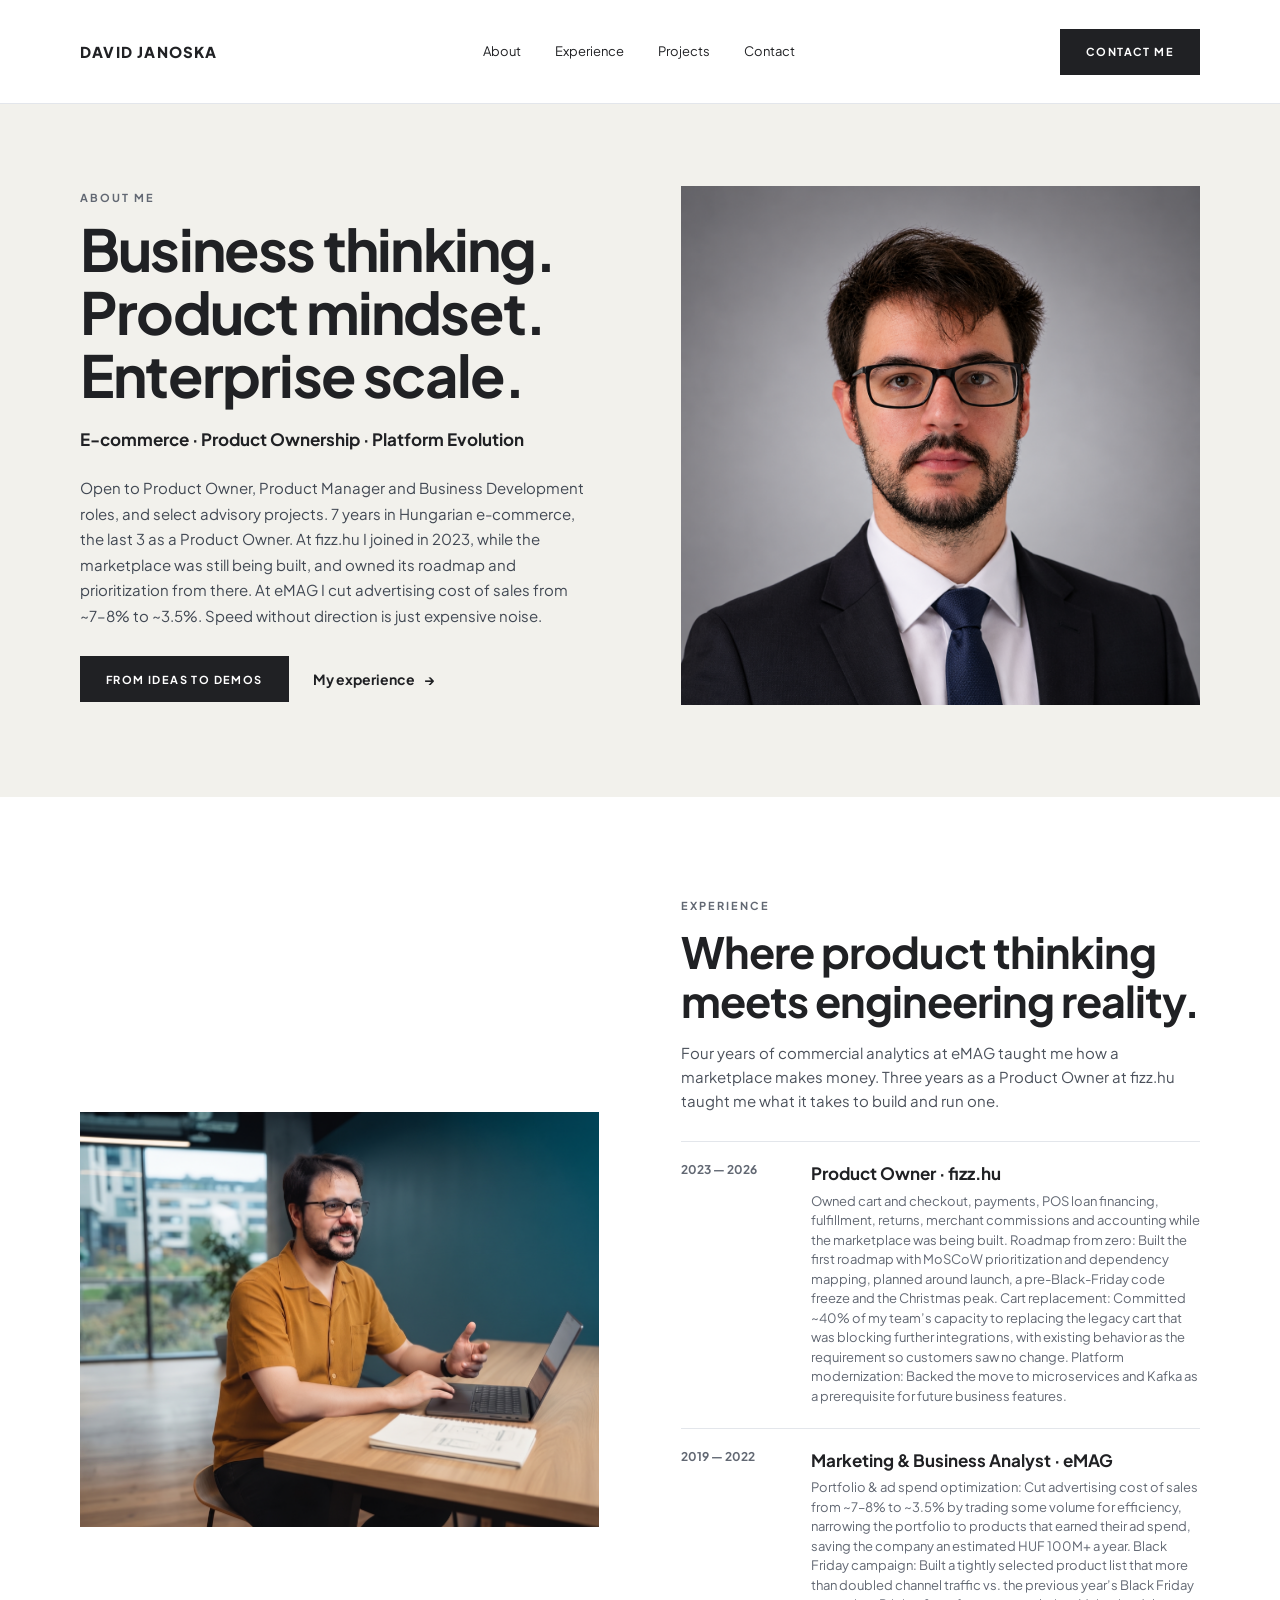
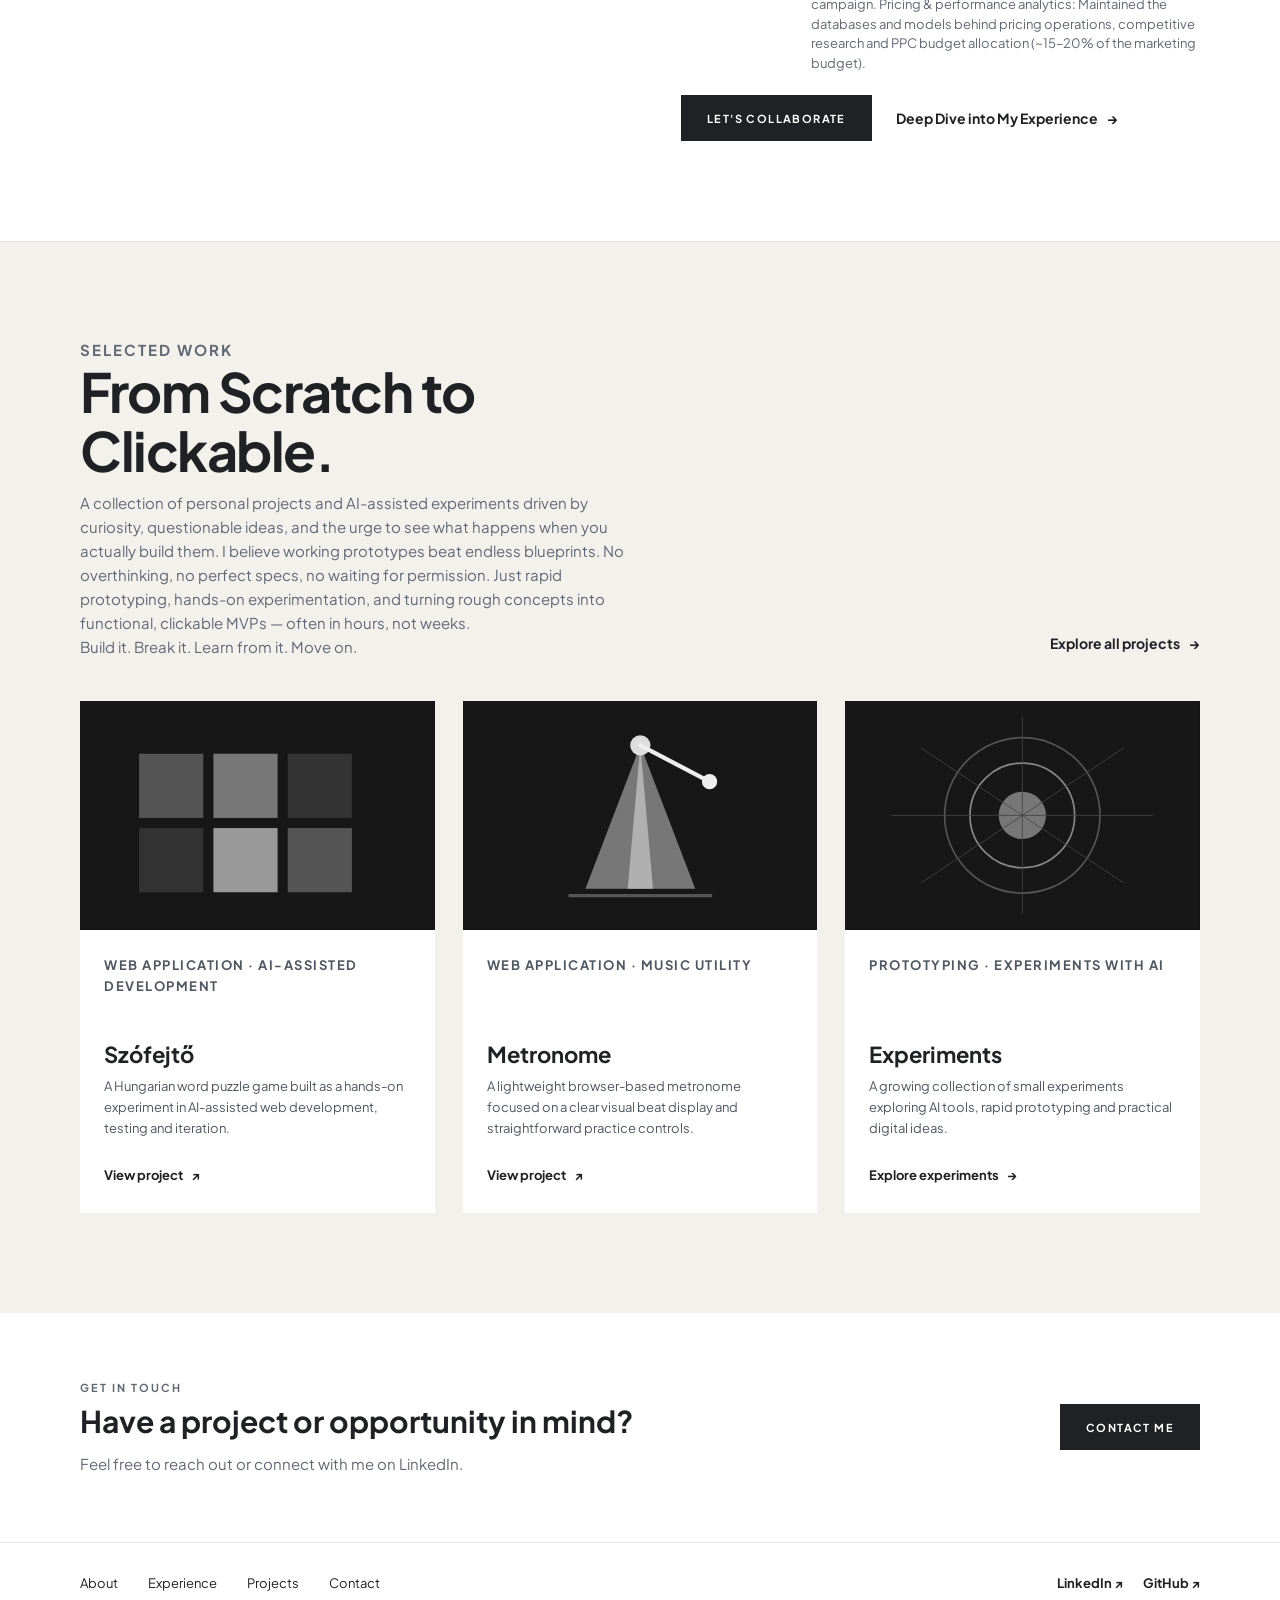
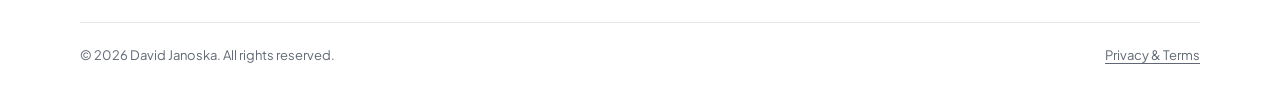
<file: index.html>
<!DOCTYPE html>
<html lang="en">
<head>
  <meta charset="UTF-8">
  <meta name="viewport" content="width=device-width, initial-scale=1.0">
  <meta name="description" content="David Janoska — Product Owner and E-commerce Specialist. Explore professional experience, case studies, and AI-assisted web development experiments.">
  <title>David Janoska — Portfolio</title>
  <link rel="icon" type="image/png" sizes="32x32" href="/favicon-32x32.png">
  <link rel="stylesheet" href="assets/css/main.css">
  <script type='module' src='https://static.cloudflareinsights.com/beacon.min.js' data-cf-beacon='{"token": "7a5545c9a9e4462cb6024382ddc4284e"}'></script>
  <script type="application/ld+json">
    {
      "@context": "https://schema.org",
      "@type": "Person",
      "name": "Jánoska Dávid",
      "alternateName": "DJ",
      "url": "https://davidjanoska.com",
      "jobTitle": "Product Owner, Product Consultant",
      "worksFor": {
        "@type": "Organization",
        "name": "e-commerce & Digital Products"
      },
      "knowsAbout": [
        "Product Ownership",
        "E-commerce",
        "Conversion Funnel Analytics",
        "Pricing Models",
        "Business Reporting",
        "Web Development"
      ],
      "address": {
        "@type": "PostalAddress",
        "addressLocality": "Budapest",
        "addressCountry": "Hungary"
      },
      "sameAs": [
        "https://www.linkedin.com/in/david-janoska/",
        "https://github.com/djanoska"
      ]
    }
    </script>
</head>
<body>

  <header class="site-header">
    <div class="container header-inner">
      <a class="brand" href="#top">DAVID JANOSKA</a>
      <nav class="main-nav" aria-label="Main navigation">
        <a href="#about">About</a>
        <a href="#experience">Experience</a>
        <a href="#projects">Projects</a>
        <a href="#contact">Contact</a>
      </nav>
      <a class="button" href="mailto:janoskadavid@gmail.com">Contact me</a>
    </div>
  </header>

  <main id="top">
    <section class="about-section" id="about">
      <div class="container about-grid">
        <div class="about-copy">
          <p class="eyebrow">About me</p>
          <h1>Business thinking.<br>Product mindset.<br>Enterprise scale.</h1>
          <p class="role-line">E-commerce · Product Ownership · Platform Evolution</p>
          <p class="intro">
         Open to Product Owner, Product Manager and Business Development roles, and select advisory projects. 7 years in Hungarian e-commerce, the last 3 as a Product Owner. At fizz.hu I joined in 2023, while the marketplace was still being built, and owned its roadmap and prioritization from there. At eMAG I cut advertising cost of sales from ~7–8% to ~3.5%. Speed without direction is just expensive noise.
          </p>
          <div class="about-actions">
            <a class="button" href="#projects">From Ideas to Demos</a>
            <a class="text-link" href="#experience">My experience <span>→</span></a>
          </div>
        </div>

 <!--        <div class="artwork about-visual" role="img" aria-label="Abstract geometric monochrome artwork">
          <svg viewBox="0 0 620 440" xmlns="http://www.w3.org/2000/svg">
            <rect width="620" height="440" fill="#111"/>
            <circle cx="390" cy="190" r="170" fill="#242424"/>
            <circle cx="390" cy="190" r="112" fill="#3b3b3b"/>
            <circle cx="390" cy="190" r="54" fill="#777"/>
            <path d="M0 310 Q150 250 280 310 T620 295 V440 H0Z" fill="#333"/>
            <path d="M0 365 Q170 410 340 355 T620 370 V440 H0Z" fill="#5a5a5a"/>
          </svg>
        </div>
      </div>-->
    <div class="artwork about-visual">
        <img
              src="profile-pic.png"
              alt="Jánoska Dávid — Product Owner"
              style="width: 100%; height: 100%; object-fit: cover; object-position: center top; display: block;">
    </div>

        <style>
  /* Context: Prevent direct interaction and image opening on about portrait */
  .artwork.about-visual {
    position: relative;
    overflow: hidden;
    user-select: none;
    -webkit-user-select: none;
  }

  .artwork.about-visual::after {
    content: "";
    position: absolute;
    inset: 0;
    z-index: 2;
    background: transparent;
  }

  .artwork.about-visual img {
    pointer-events: none;
    -webkit-user-drag: none;
    user-drag: none;
  }
</style>

        <script>
  // Context: Disable right-click context menu on about portrait container
  document.addEventListener('DOMContentLoaded', () => {
    const aboutVisual = document.querySelector('.artwork.about-visual');
    if (aboutVisual) {
      aboutVisual.addEventListener('contextmenu', (e) => e.preventDefault());
    }
  });
</script>

        
    </section>

   <section class="experience-section" id="experience">
      <div class="container experience-grid">
     <!--   <div class="experience-visual">
          <div class="artwork" role="img" aria-label="Abstract monochrome geometric landscape">
            <svg viewBox="0 0 620 490" xmlns="http://www.w3.org/2000/svg">
              <rect width="620" height="490" fill="#080808"/>
              <circle cx="150" cy="125" r="72" fill="#292929"/>
              <circle cx="150" cy="125" r="43" fill="#777"/>
              <path d="M0 300 L170 205 L310 330 L455 195 L620 310 V490 H0Z" fill="#303030"/>
              <path d="M0 370 Q130 275 270 390 T620 350 V490 H0Z" fill="#555"/>
              <path d="M0 430 Q180 355 340 430 T620 415 V490 H0Z" fill="#242424"/>
            </svg>
          </div>
        </div>
        -->

        <!-- Context: #experience visual block in index.html -->
<div class="experience-visual">
  <div class="artwork experience-photo">
    <img
      src="office.jpg"
      alt="Dávid Jánoska — Product Owner"
      draggable="false"
      style="width: 100%; height: 100%; object-fit: cover; object-position: center top; display: block;"
    >
  </div>
</div>
 <style>
.experience-visual .artwork.experience-photo {
  position: relative;
  width: 100%;
  height: 100%;
  overflow: hidden;
  user-select: none;
  -webkit-user-select: none;
}

.experience-visual .artwork.experience-photo::after {
  content: "";
  position: absolute;
  inset: 0;
  z-index: 2;
  background: transparent;
}

.experience-visual .artwork.experience-photo img {
  pointer-events: none;
  -webkit-user-drag: none;
  user-drag: none;
}
</style>        

 <script>
document.addEventListener('DOMContentLoaded', () => {
  const expPhoto = document.querySelector('.experience-visual .artwork.experience-photo');
  if (expPhoto) {
    expPhoto.addEventListener('contextmenu', (e) => e.preventDefault());
  }
});
</script>
        
        
        <div class="experience-copy">
          <p class="eyebrow">Experience</p>
          <h2>Where product thinking meets engineering reality.</h2>
          <p class="experience-intro">
Four years of commercial analytics at eMAG taught me how a marketplace makes money. Three years as a Product Owner at fizz.hu taught me what it takes to build and run one.
            
     <!--       My professional foundation combines 4 years of marketing and business analytics at eMAG with 3 years of end-to-end Product Ownership at fizz.hu.
            Working closely with principal engineers and tech leads, I developed a deeper understanding of what makes digital platforms work beyond their visible features. I learned to look beyond individual features and understand the systems, dependencies, and constraints behind them.
            I don't just translate business needs into user stories. I work to understand the technical realities, financial implications, and trade-offs that shape product decisions — balancing what the business wants, what the technology allows, and what the product actually needs.
            Building great products means understanding not just what needs to be built, but what it takes to keep the entire platform scalable, reliable, and sustainable.
          </p>-->

          <div class="timeline">
            <article class="timeline-item">
              <div class="timeline-date">2023 — 2026</div>
              <div>
                <h3>Product Owner · fizz.hu</h3>
                <p>Owned cart and checkout, payments, POS loan financing, fulfillment, returns, merchant commissions and accounting while the marketplace was being built.

Roadmap from zero: Built the first roadmap with MoSCoW prioritization and dependency mapping, planned around launch, a pre-Black-Friday code freeze and the Christmas peak.
Cart replacement: Committed ~40% of my team’s capacity to replacing the legacy cart that was blocking further integrations, with existing behavior as the requirement so customers saw no change.
Platform modernization: Backed the move to microservices and Kafka as a prerequisite for future business features.</p>
              </div>
            </article>

            <article class="timeline-item">
              <div class="timeline-date">2019 — 2022</div>
              <div>
                <h3>Marketing & Business Analyst · eMAG</h3>
                <p>Portfolio & ad spend optimization: Cut advertising cost of sales from ~7–8% to ~3.5% by trading some volume for efficiency, narrowing the portfolio to products that earned their ad spend, saving the company an estimated HUF 100M+ a year.
                    Black Friday campaign: Built a tightly selected product list that more than doubled channel traffic vs. the previous year’s Black Friday campaign.
                    Pricing & performance analytics: Maintained the databases and models behind pricing operations, competitive research and PPC budget allocation (~15–20% of the marketing budget).</p>
              </div>
            </article>
           <!-- 
            <article class="timeline-item">
              <div class="timeline-date">2017 — 2019</div>
              <div>
                <h3>Sales Administrator Team Leader · eMAG</h3>
                <p>Lead a team of Sales Administrators responsible for product pricing operations and reporting. Support internal system development and enhancements.</p>
              </div>
            </article>
            -->
            <div class="about-actions">
              <a class="button" href="https://www.davidjanoska.com/services/">Let's Collaborate</a>
              <a class="text-link" href="https://www.linkedin.com/in/david-janoska/" target="_blank" rel="noopener noreferrer">
                Deep Dive into My Experience <span>→</span>
              </a>
            </div>
          </div>
        </div>
      </div>
    </section>

    <section class="projects-section" id="projects">
      <div class="container">
        <div class="projects-heading">
          <div>
            <p class="eyebrow">Selected work</p>
            <h2>From Scratch to Clickable.</h2>
            <p>A collection of personal projects and AI-assisted experiments driven by curiosity, questionable ideas, and the urge to see what happens when you actually build them.
                I believe working prototypes beat endless blueprints. No overthinking, no perfect specs, no waiting for permission. Just rapid prototyping, hands-on experimentation, and turning rough concepts into functional, clickable MVPs — often in hours, not weeks.
                <br>Build it. Break it. Learn from it. Move on.</p>
          </div>
          <a class="text-link all-projects-link" href="experiments/">Explore all projects <span>→</span></a>
        </div>

        <div class="project-grid">
          <article class="project-card">
            <div class="project-image" role="img" aria-label="Abstract word puzzle illustration">
              <svg viewBox="0 0 420 270" xmlns="http://www.w3.org/2000/svg">
                <rect width="420" height="270" fill="#171717"/>
                <g transform="translate(70 62)">
                  <rect width="76" height="76" fill="#555"/><rect x="88" width="76" height="76" fill="#777"/><rect x="176" width="76" height="76" fill="#333"/>
                  <rect y="88" width="76" height="76" fill="#333"/><rect x="88" y="88" width="76" height="76" fill="#999"/><rect x="176" y="88" width="76" height="76" fill="#555"/>
                </g>
              </svg>
            </div>
            <div class="project-content">
              <p class="project-type">Web application · AI-assisted development</p>
              <h3>Szófejtő</h3>
              <p>A Hungarian word puzzle game built as a hands-on experiment in AI-assisted web development, testing and iteration.</p>
              <a href="szofejto/">View project <span>↗</span></a>
            </div>
          </article>

          <article class="project-card">
            <div class="project-image" role="img" aria-label="Abstract metronome illustration">
              <svg viewBox="0 0 420 270" xmlns="http://www.w3.org/2000/svg">
                <rect width="420" height="270" fill="#171717"/>
                <path d="M210 52 L275 222 H145Z" fill="#777"/>
                <path d="M210 52 L225 222 H195Z" fill="#b0b0b0"/>
                <circle cx="210" cy="52" r="12" fill="#ddd"/>
                <path d="M210 52 L292 95" stroke="#eee" stroke-width="5" stroke-linecap="round"/>
                <circle cx="292" cy="95" r="9" fill="#eee"/>
                <path d="M125 230 H295" stroke="#555" stroke-width="4"/>
              </svg>
            </div>
            <div class="project-content">
              <p class="project-type">Web application · Music utility</p>
              <h3>Metronome</h3>
              <p>A lightweight browser-based metronome focused on a clear visual beat display and straightforward practice controls.</p>
              <a href="metronome/">View project <span>↗</span></a>
            </div>
          </article>

          <article class="project-card">
            <div class="project-image" role="img" aria-label="Abstract experimental technology illustration">
              <svg viewBox="0 0 420 270" xmlns="http://www.w3.org/2000/svg">
                <rect width="420" height="270" fill="#171717"/>
                <circle cx="210" cy="135" r="92" fill="none" stroke="#555" stroke-width="2"/>
                <circle cx="210" cy="135" r="62" fill="none" stroke="#888" stroke-width="2"/>
                <circle cx="210" cy="135" r="28" fill="#777"/>
                <path d="M55 135 H365 M210 18 V252" stroke="#454545" stroke-width="1"/>
                <path d="M90 55 L330 215 M330 55 L90 215" stroke="#454545" stroke-width="1"/>
              </svg>
            </div>
            <div class="project-content">
              <p class="project-type">Prototyping · Experiments with AI</p>
              <h3>Experiments</h3>
              <p>A growing collection of small experiments exploring AI tools, rapid prototyping and practical digital ideas.</p>
              <a href="experiments/">Explore experiments <span>→</span></a>
            </div>
          </article>
        </div>
      </div>
    </section>

    <section class="contact-section" id="contact">
      <div class="container contact-inner">
        <div>
          <p class="eyebrow">Get in touch</p>
          <h2>Have a project or opportunity in mind?</h2>
          <p>Feel free to reach out or connect with me on LinkedIn.</p>
        </div>
        <a class="button" href="mailto:janoskadavid@gmail.com">Contact me</a>
      </div>
    </section>
  </main>

  <footer class="site-footer">
    <div class="container">
      <div class="footer-top">
        <nav class="footer-nav" aria-label="Footer navigation">
          <a href="#about">About</a>
          <a href="#experience">Experience</a>
          <a href="#projects">Projects</a>
          <a href="#contact">Contact</a>
        </nav>
        <div class="social-links">
          <a href="https://www.linkedin.com/in/david-janoska/" target="_blank" rel="noreferrer">LinkedIn ↗</a>
          <a href="https://github.com/djanoska" target="_blank" rel="noreferrer">GitHub ↗</a>
        </div>
      </div>
      <div class="footer-divider"></div>
      <div class="footer-bottom">
        <p>© 2026 David Janoska. All rights reserved.</p>
        <div class="legal-links">
          <a href="https://www.davidjanoska.com/privacyandterm/">Privacy & Terms</a>
        </div>
      </div>
    </div>
  </footer>
  
<!-- MODAL POP-UP ŰRLAP -->
<div id="contact-modal" class="modal-overlay" style="display: none;">
  <div class="modal-content">
    <button class="modal-close" id="close-modal">&times;</button>
    <p class="eyebrow" style="text-align: center;">Get in touch</p>
    <h2>Let's discuss your project.</h2>
    <p style="color: var(--muted); text-align: center; margin-bottom: 24px; font-size: 14px;">Send a direct message regarding advisory opportunities or project scoping.</p>

    <form id="modal-contact-form" action="https://formspree.io/f/mvkkdplw" method="POST">
      <div class="form-group" style="margin-bottom: 16px; text-align: left;">
        <label for="modal-name" style="display: block; font-size: 11px; font-weight: 700; letter-spacing: 1.2px; text-transform: uppercase; margin-bottom: 6px;">Your Name</label>
        <input type="text" id="modal-name" name="name" required placeholder="John Doe" style="width: 100%; background: var(--white); border: 1px solid var(--line); padding: 12px 14px; font: 14px/1.5 Arial, Helvetica, sans-serif;">
      </div>
      
      <div class="form-group" style="margin-bottom: 16px; text-align: left;">
        <label for="modal-email" style="display: block; font-size: 11px; font-weight: 700; letter-spacing: 1.2px; text-transform: uppercase; margin-bottom: 6px;">Email Address</label>
        <input type="email" id="modal-email" name="email" required placeholder="john@example.com" pattern="[a-z0-9._%+-]+@[a-z0-9.-]+\.[a-z]{2,}$" style="width: 100%; background: var(--white); border: 1px solid var(--line); padding: 12px 14px; font: 14px/1.5 Arial, Helvetica, sans-serif;">
        <!-- Helyi hibaüzenet elem -->
        <div id="email-error-msg" style="color: #d9534f; font-size: 12px; margin-top: 4px; display: none;">Kérlek add meg a teljes e-mail címet érvényes domain végződéssel (pl. .com vagy .hu).</div>
      </div>
      
      <div class="form-group" style="margin-bottom: 20px; text-align: left;">
        <label for="modal-message" style="display: block; font-size: 11px; font-weight: 700; letter-spacing: 1.2px; text-transform: uppercase; margin-bottom: 6px;">Project Details / Message</label>
        <textarea id="modal-message" name="message" required rows="4" placeholder="Describe your funnel or MVP scope requirements..." style="width: 100%; background: var(--white); border: 1px solid var(--line); padding: 12px 14px; font: 14px/1.5 Arial, Helvetica, sans-serif;"></textarea>
      </div>
      
      <button type="submit" class="button" style="width: 100%;">Send Message</button>
    </form>
  </div>
</div>

<!-- SCRIPT -->
<script>
  const contactBtns = document.querySelectorAll('a[href="mailto:janoskadavid@gmail.com"]');
  const modal = document.getElementById('contact-modal');
  const closeModal = document.getElementById('close-modal');

  contactBtns.forEach(btn => {
    btn.addEventListener('click', (e) => {
      e.preventDefault();
      modal.style.display = 'flex';
    });
  });

  if (closeModal) {
    closeModal.addEventListener('click', () => {
      modal.style.display = 'none';
    });
  }

  window.addEventListener('click', (e) => {
    e.target === modal && (modal.style.display = 'none');
  });

  // Kliens oldali email validáció a beküldés előtt
  const contactForm = document.getElementById('modal-contact-form');
  if (contactForm) {
    contactForm.addEventListener('submit', function(e) {
      const emailInput = document.getElementById('modal-email');
      const errorMsg = document.getElementById('email-error-msg');
      const email = emailInput.value.trim();
      
      // Szigorú regex a teljes domain struktúrához (pl. valaki@domain.hu)
      const emailRegex = /^[^\s@]+@[^\s@]+\.[^\s@]+$/;
      
      if (!emailRegex.test(email)) {
        e.preventDefault(); // Megakadályozza a Formspree-re való továbbítást
        errorMsg.style.display = 'block';
        emailInput.focus();
      } else {
        errorMsg.style.display = 'none';
      }
    });
  }
</script>
  
</body>
</html>
</file>
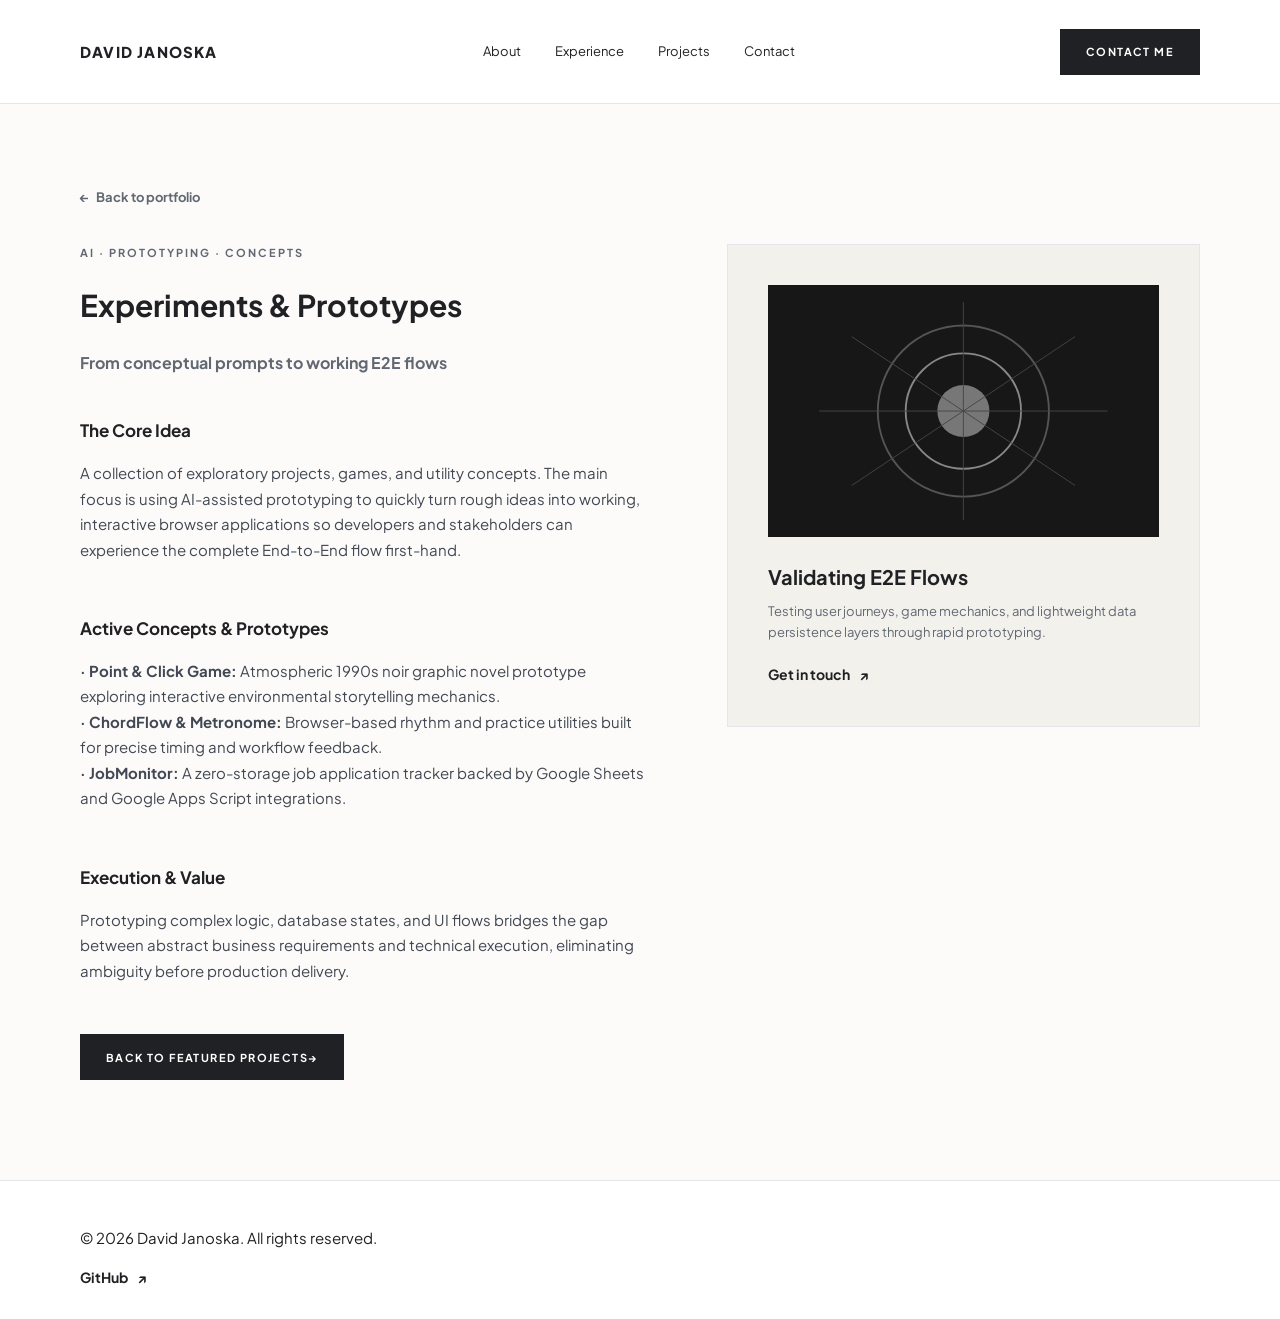
<file: experiments/index.html>
<!DOCTYPE html>
<html lang="en">
<head>
  <meta charset="UTF-8">
  <meta name="viewport" content="width=device-width, initial-scale=1.0">
  <meta name="description" content="Experiments & Prototypes — concepts and experiments by David Janoska.">
  <title>Experiments | David Janoska — Portfolio</title>
  <link rel="stylesheet" href="../assets/css/main.css">
  <script type='module' src='https://static.cloudflareinsights.com/beacon.min.js' data-cf-beacon='{"token": "7a5545c9a9e4462cb6024382ddc4284e"}'></script>
</head>
<body>

  <header class="site-header">
    <div class="container header-inner">
      <a class="brand" href="../index.html">DAVID JANOSKA</a>
      <nav class="main-nav" aria-label="Main navigation">
        <a href="../index.html#about">About</a>
        <a href="../index.html#experience">Experience</a>
        <a href="../index.html#projects">Projects</a>
        <a href="../index.html#contact">Contact</a>
      </nav>
      <a class="button" href="mailto:janoskadavid@gmail.com">Contact me</a>
    </div>
  </header>

  <main class="container case-study-section">
    <a class="back-link" href="../index.html"><span>←</span> Back to portfolio</a>

    <div class="case-grid">
      <div>
        <p class="eyebrow">AI · Prototyping · Concepts</p>
        <h1>Experiments & Prototypes</h1>
        <p class="case-role">From conceptual prompts to working E2E flows</p>

        <div class="case-description">
          <div>
            <h3>The Core Idea</h3>
            <p>A collection of exploratory projects, games, and utility concepts. The main focus is using AI-assisted prototyping to quickly turn rough ideas into working, interactive browser applications so developers and stakeholders can experience the complete End-to-End flow first-hand.</p>
          </div>
          <div>
            <h3>Active Concepts & Prototypes</h3>
            <p><strong>· Point & Click Game:</strong> Atmospheric 1990s noir graphic novel prototype exploring interactive environmental storytelling mechanics.<br>
            <strong>· ChordFlow & Metronome:</strong> Browser-based rhythm and practice utilities built for precise timing and workflow feedback.<br>
            <strong>· JobMonitor:</strong> A zero-storage job application tracker backed by Google Sheets and Google Apps Script integrations.</p>
          </div>
          <div>
            <h3>Execution & Value</h3>
            <p>Prototyping complex logic, database states, and UI flows bridges the gap between abstract business requirements and technical execution, eliminating ambiguity before production delivery.</p>
          </div>
        </div>

        <a class="button" href="../index.html#projects">
          Back to Featured Projects <span>→</span>
        </a>
      </div>

      <div class="case-visual-card">
        <div class="artwork" role="img" aria-label="Abstract experimental technology illustration">
          <svg viewBox="0 0 420 270" xmlns="http://www.w3.org/2000/svg">
            <rect width="420" height="270" fill="#171717"/>
            <circle cx="210" cy="135" r="92" fill="none" stroke="#555" stroke-width="2"/>
            <circle cx="210" cy="135" r="62" fill="none" stroke="#888" stroke-width="2"/>
            <circle cx="210" cy="135" r="28" fill="#777"/>
            <path d="M55 135 H365 M210 18 V252" stroke="#454545" stroke-width="1"/>
            <path d="M90 55 L330 215 M330 55 L90 215" stroke="#454545" stroke-width="1"/>
          </svg>
        </div>
        <div class="case-visual-info">
          <h3>Validating E2E Flows</h3>
          <p>Testing user journeys, game mechanics, and lightweight data persistence layers through rapid prototyping.</p>
          <a class="text-link" href="../index.html#contact">Get in touch <span>↗</span></a>
        </div>
      </div>
    </div>
  </main>

  <footer class="site-footer">
    <div class="container footer-inner">
      <p>© 2026 David Janoska. All rights reserved.</p>
      <a class="text-link" href="https://github.com/djanoska" target="_blank" rel="noreferrer">GitHub <span>↗</span></a>
    </div>
  </footer>

</body>
</html>
</file>
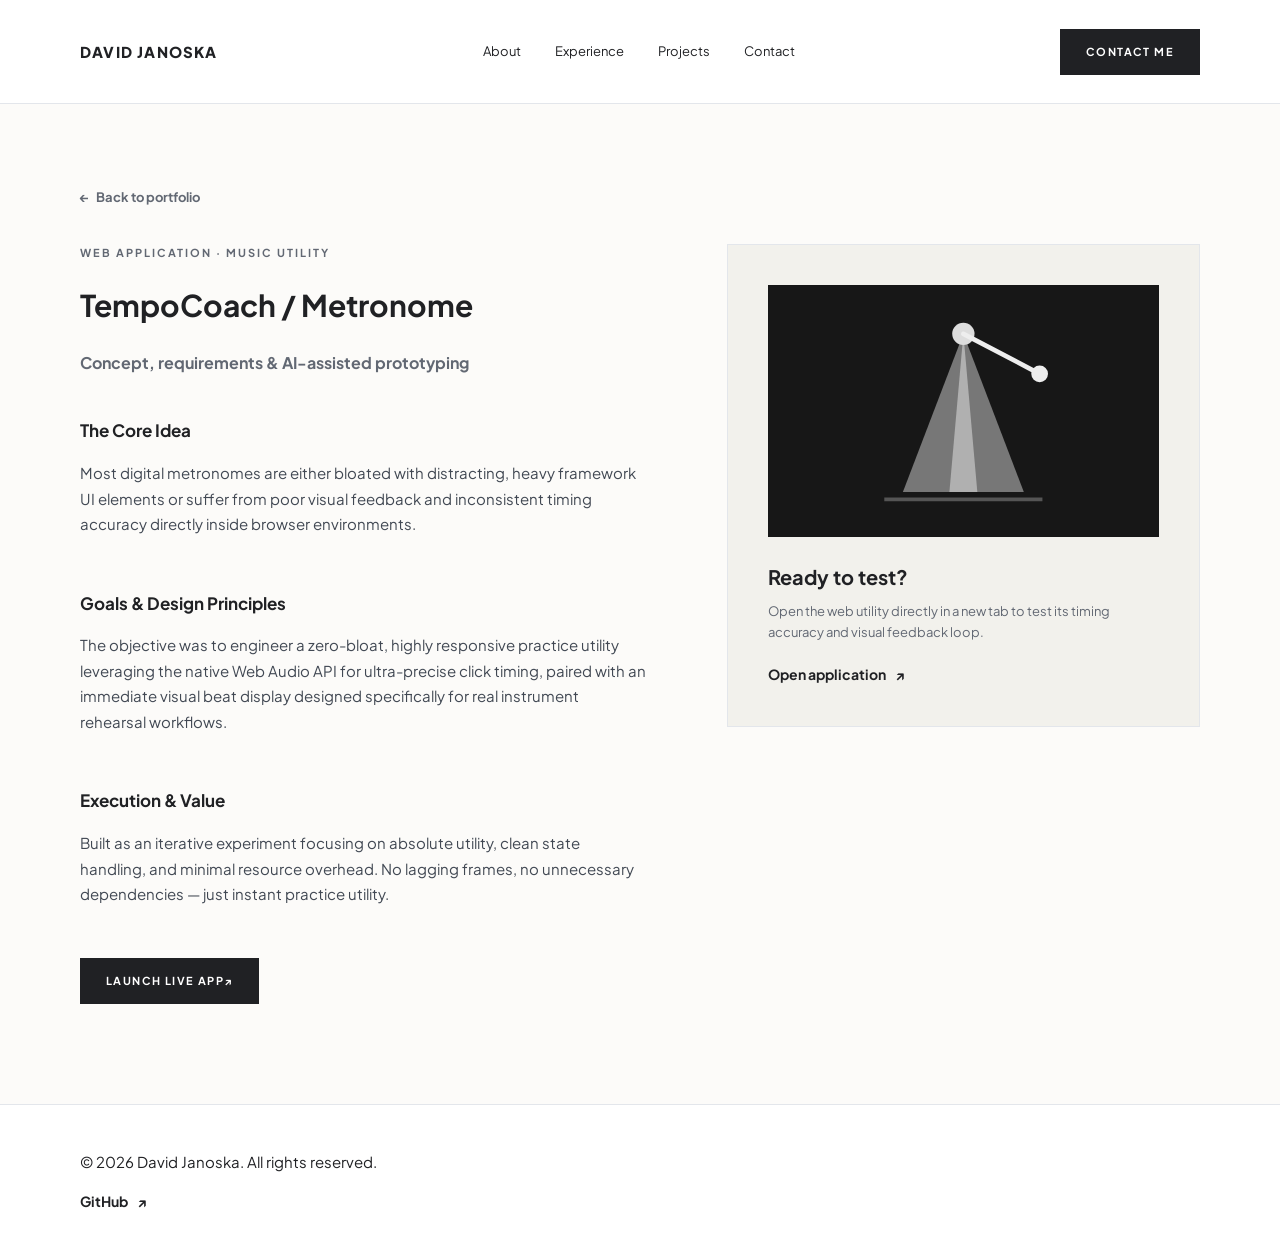
<file: metronome/index.html>
<!DOCTYPE html>
<html lang="en">
<head>
  <meta charset="UTF-8">
  <meta name="viewport" content="width=device-width, initial-scale=1.0">
  <meta name="description" content="TempoCoach / Metronome — case study and concept by David Janoska.">
  <title>Metronome | David Janoska — Portfolio</title>
  <link rel="stylesheet" href="../assets/css/main.css">
  <script type='module' src='https://static.cloudflareinsights.com/beacon.min.js' data-cf-beacon='{"token": "7a5545c9a9e4462cb6024382ddc4284e"}'></script>
</head>
<body>

  <header class="site-header">
    <div class="container header-inner">
      <a class="brand" href="../index.html">DAVID JANOSKA</a>
      <nav class="main-nav" aria-label="Main navigation">
        <a href="../index.html#about">About</a>
        <a href="../index.html#experience">Experience</a>
        <a href="../index.html#projects">Projects</a>
        <a href="../index.html#contact">Contact</a>
      </nav>
      <a class="button" href="mailto:janoskadavid@gmail.com">Contact me</a>
    </div>
  </header>

  <main class="container case-study-section">
    <a class="back-link" href="../index.html"><span>←</span> Back to portfolio</a>

    <div class="case-grid">
      <div>
        <p class="eyebrow">Web application · Music utility</p>
        <h1>TempoCoach / Metronome</h1>
        <p class="case-role">Concept, requirements & AI-assisted prototyping</p>

        <div class="case-description">
          <div>
            <h3>The Core Idea</h3>
            <p>Most digital metronomes are either bloated with distracting, heavy framework UI elements or suffer from poor visual feedback and inconsistent timing accuracy directly inside browser environments.</p>
          </div>
          <div>
            <h3>Goals & Design Principles</h3>
            <p>The objective was to engineer a zero-bloat, highly responsive practice utility leveraging the native Web Audio API for ultra-precise click timing, paired with an immediate visual beat display designed specifically for real instrument rehearsal workflows.</p>
          </div>
          <div>
            <h3>Execution & Value</h3>
            <p>Built as an iterative experiment focusing on absolute utility, clean state handling, and minimal resource overhead. No lagging frames, no unnecessary dependencies — just instant practice utility.</p>
          </div>
        </div>

        <a class="button" href="https://djanoska.github.io/metronome/" target="_blank" rel="noopener noreferrer">
          Launch Live App <span>↗</span>
        </a>
      </div>

      <div class="case-visual-card">
        <div class="artwork" role="img" aria-label="Abstract metronome illustration">
          <svg viewBox="0 0 420 270" xmlns="http://www.w3.org/2000/svg">
            <rect width="420" height="270" fill="#171717"/>
            <path d="M210 52 L275 222 H145Z" fill="#777"/>
            <path d="M210 52 L225 222 H195Z" fill="#b0b0b0"/>
            <circle cx="210" cy="52" r="12" fill="#ddd"/>
            <path d="M210 52 L292 95" stroke="#eee" stroke-width="5" stroke-linecap="round"/>
            <circle cx="292" cy="95" r="9" fill="#eee"/>
            <path d="M125 230 H295" stroke="#555" stroke-width="4"/>
          </svg>
        </div>
        <div class="case-visual-info">
          <h3>Ready to test?</h3>
          <p>Open the web utility directly in a new tab to test its timing accuracy and visual feedback loop.</p>
          <a class="text-link" href="https://djanoska.github.io/metronome/" target="_blank" rel="noopener noreferrer">Open application <span>↗</span></a>
        </div>
      </div>
    </div>
  </main>

  <footer class="site-footer">
    <div class="container footer-inner">
      <p>© 2026 David Janoska. All rights reserved.</p>
      <a class="text-link" href="https://github.com/djanoska" target="_blank" rel="noreferrer">GitHub <span>↗</span></a>
    </div>
  </footer>

</body>
</html>
</file>
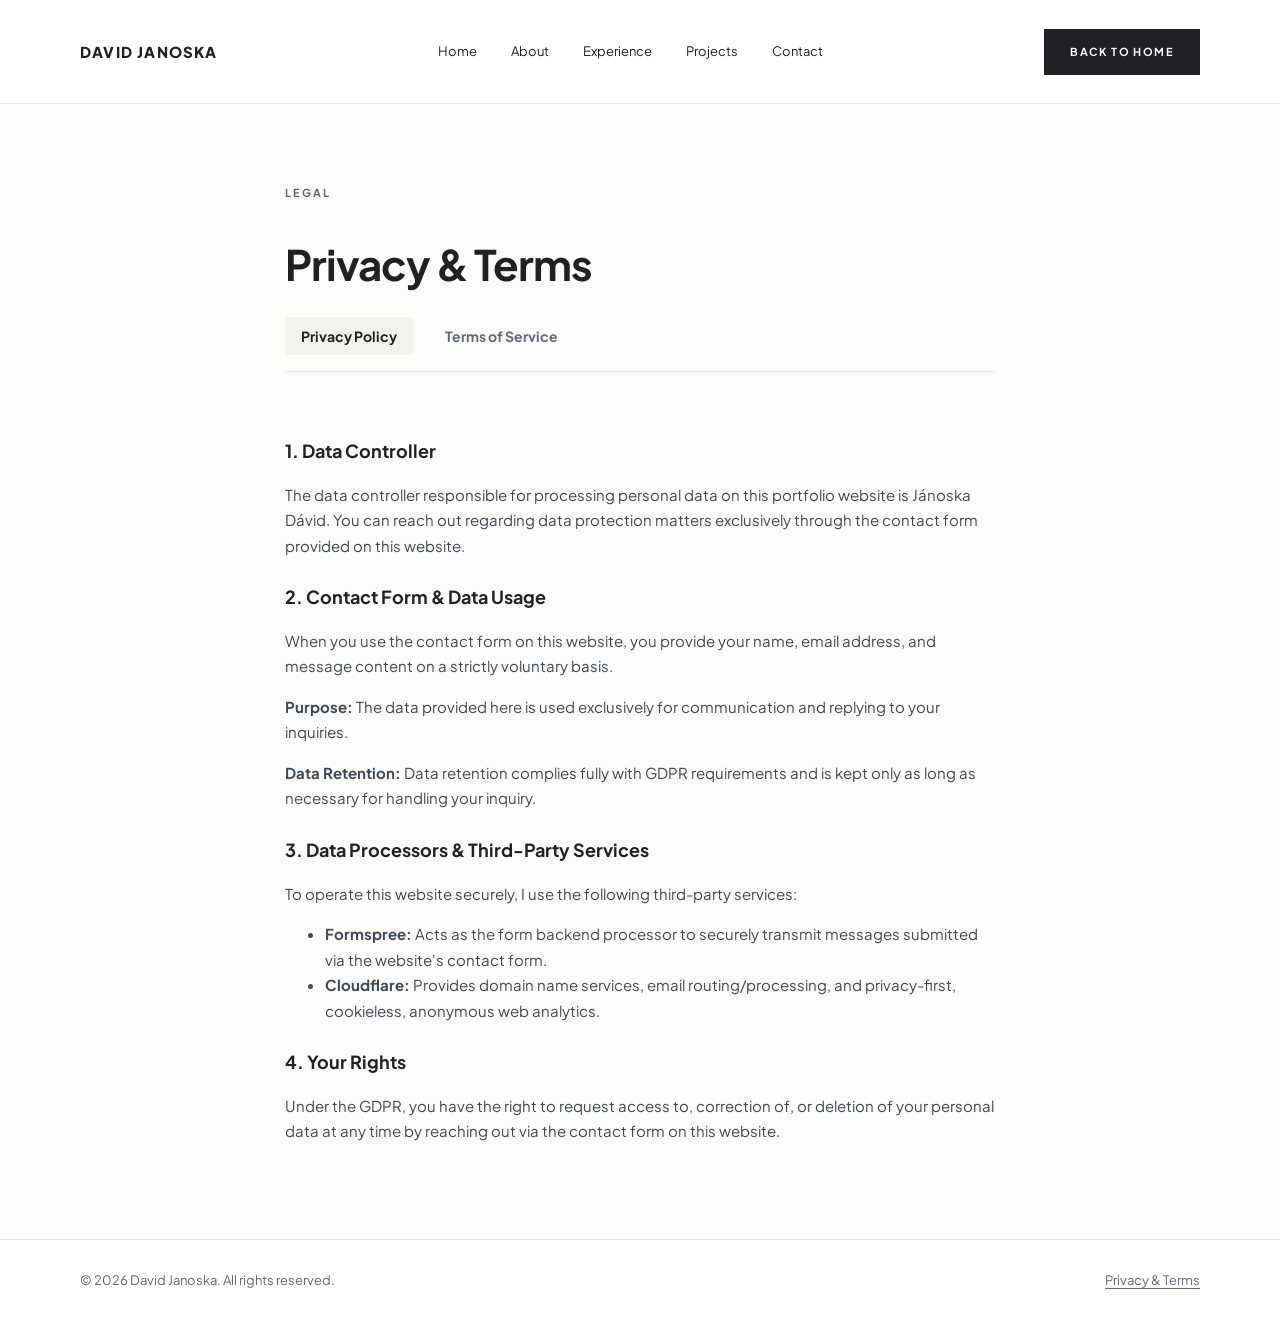
<file: privacyandterm/index.html>
<!DOCTYPE html>
<html lang="en">
<head>
  <meta charset="UTF-8">
  <meta name="viewport" content="width=device-width, initial-scale=1.0">
  <title>Legal Information — David Janoska</title>
  <link rel="stylesheet" href="../assets/css/main.css">
  <style>
    .legal-container {
      max-width: 750px;
      margin: 0 auto;
      padding: 80px 20px;
    }
    .legal-tabs {
      display: flex;
      gap: 16px;
      margin-bottom: 40px;
      border-bottom: 1px solid var(--line);
      padding-bottom: 16px;
    }
    .tab-btn {
      background: none;
      border: none;
      font: inherit;
      font-size: 14px;
      font-weight: 700;
      color: var(--muted);
      cursor: pointer;
      padding: 8px 16px;
      transition: color 0.2s;
    }
    .tab-btn.active {
      color: var(--ink);
      background: var(--soft);
      border-radius: 4px;
    }
    .tab-wrapper {
      display: grid;
    }
    .legal-content {
      grid-area: 1 / 1; /* Mindkét fül ugyanabba a grid cellába kerül */
      opacity: 0;
      visibility: hidden;
      pointer-events: none;
      line-height: 1.7;
      color: #414853;
      transition: opacity 0.2s ease;
    }
    .legal-content.active {
      opacity: 1;
      visibility: visible;
      pointer-events: auto;
      z-index: 1;
    }
    .legal-content h3 {
      font-size: 18px;
      color: var(--ink);
      margin-top: 24px;
      margin-bottom: 8px;
    }
  </style>
</head>
<body>

  <header class="site-header">
    <div class="container header-inner">
      <a class="brand" href="/">DAVID JANOSKA</a>
      <nav class="main-nav" aria-label="Main navigation">
        <a href="/">Home</a>
        <a href="/#about">About</a>
        <a href="/#experience">Experience</a>
        <a href="/#projects">Projects</a>
        <a href="/#contact">Contact</a>
      </nav>
      <a class="button" href="/">Back to Home</a>
    </div>
  </header>

  <main>
    <div class="legal-container">
      <p class="eyebrow">Legal</p>
      <h1 style="font-size: clamp(32px, 4vw, 42px); margin-bottom: 20px; letter-spacing: -1px;">Privacy & Terms</h1>
      
      <!-- Tab váltó gombok -->
      <div class="legal-tabs">
        <button class="tab-btn active" onclick="switchTab('privacy', event)">Privacy Policy</button>
        <button class="tab-btn" onclick="switchTab('terms', event)">Terms of Service</button>
      </div>

      <!-- ÚJ WRAPPER A GRIDHEZ -->
      <div class="tab-wrapper">
        
        <!-- Privacy Policy tartalom -->
        <div id="privacy" class="legal-content active">
          <h3>1. Data Controller</h3>
          <p>The data controller responsible for processing personal data on this portfolio website is Jánoska Dávid. You can reach out regarding data protection matters exclusively through the contact form provided on this website.</p>

          <h3>2. Contact Form & Data Usage</h3>
          <p>When you use the contact form on this website, you provide your name, email address, and message content on a strictly voluntary basis.</p>
          <p><strong>Purpose:</strong> The data provided here is used exclusively for communication and replying to your inquiries.</p>
          <p><strong>Data Retention:</strong> Data retention complies fully with GDPR requirements and is kept only as long as necessary for handling your inquiry.</p>

          <h3>3. Data Processors & Third-Party Services</h3>
          <p>To operate this website securely, I use the following third-party services:</p>
          <ul>
            <li><strong>Formspree:</strong> Acts as the form backend processor to securely transmit messages submitted via the website's contact form.</li>
            <li><strong>Cloudflare:</strong> Provides domain name services, email routing/processing, and privacy-first, cookieless, anonymous web analytics.</li>
          </ul>

          <h3>4. Your Rights</h3>
          <p>Under the GDPR, you have the right to request access to, correction of, or deletion of your personal data at any time by reaching out via the contact form on this website.</p>
        </div>

        <!-- Terms of Service tartalom -->
        <div id="terms" class="legal-content">
          <h3>1. Intellectual Property</h3>
          <p>All code structures, project demos, text, and visual elements on this portfolio website are the exclusive property of Jánoska Dávid, unless stated otherwise.</p>

          <h3>2. Nature of Services</h3>
          <p>The projects, demos, and advisory services presented on this site are for informational and professional showcase purposes. Advisory engagements (such as Funnel Optimization or MVP Scoping) are subject to individual agreements.</p>

          <h3>3. Limitation of Liability</h3>
          <p>I strive to keep all information accurate and systems operational, however, I disclaim liability for any technical issues, downtime, or service interruptions caused by third-party providers (such as Formspree, Cloudflare, or GitHub Pages).</p>
        </div>

      </div>
      <!-- WRAPPER VÉGE -->

    </div>
  </main>

  <footer class="site-footer">
    <div class="container">
      <div class="footer-bottom" style="display: flex; justify-content: space-between; align-items: center;">
        <p>© 2026 David Janoska. All rights reserved.</p>
        <div class="legal-links">
          <a href="/privacyandterm/">Privacy & Terms</a>
        </div>
      </div>
    </div>
  </footer>

  <script>
    function switchTab(tabId, event) {
      document.querySelectorAll('.legal-content').forEach(el => el.classList.remove('active'));
      document.querySelectorAll('.tab-btn').forEach(btn => btn.classList.remove('active'));
      
      document.getElementById(tabId).classList.add('active');
      event.currentTarget.classList.add('active');
    }
  </script>

</body>
</html>
</file>
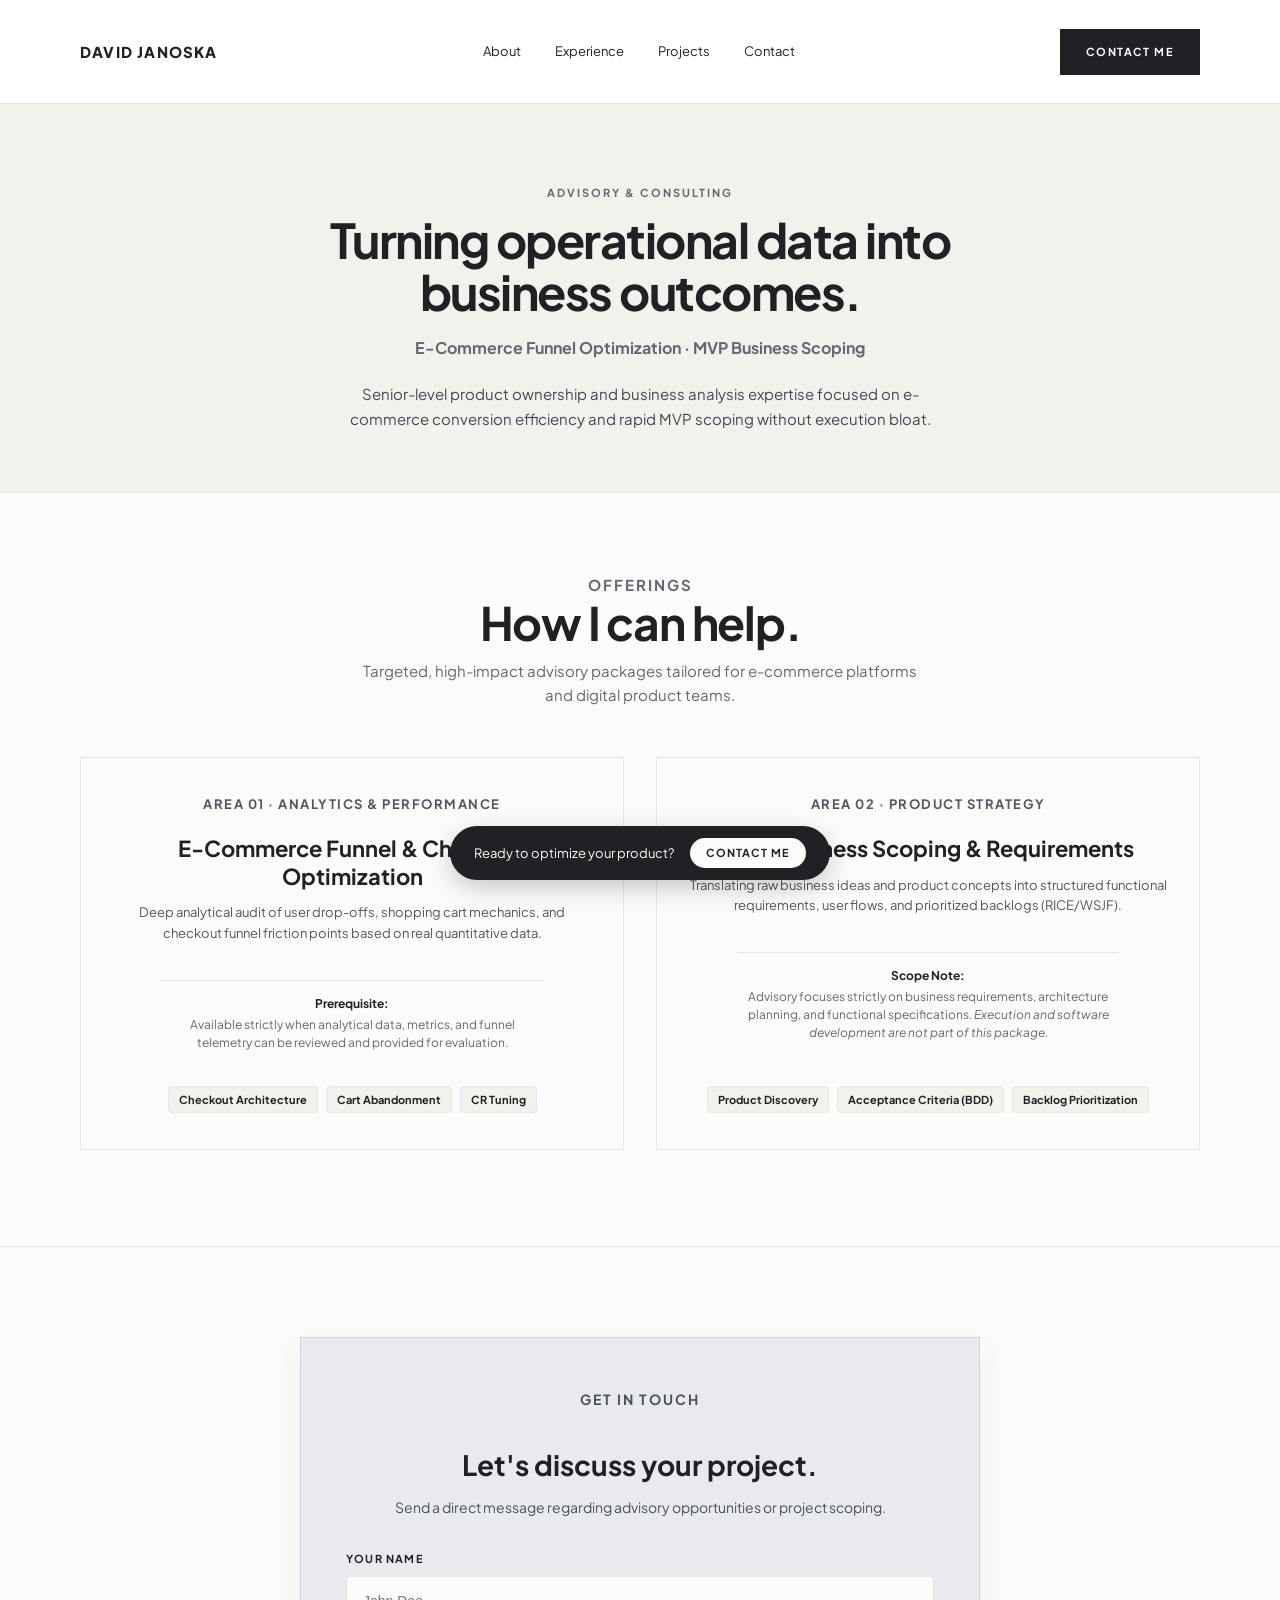
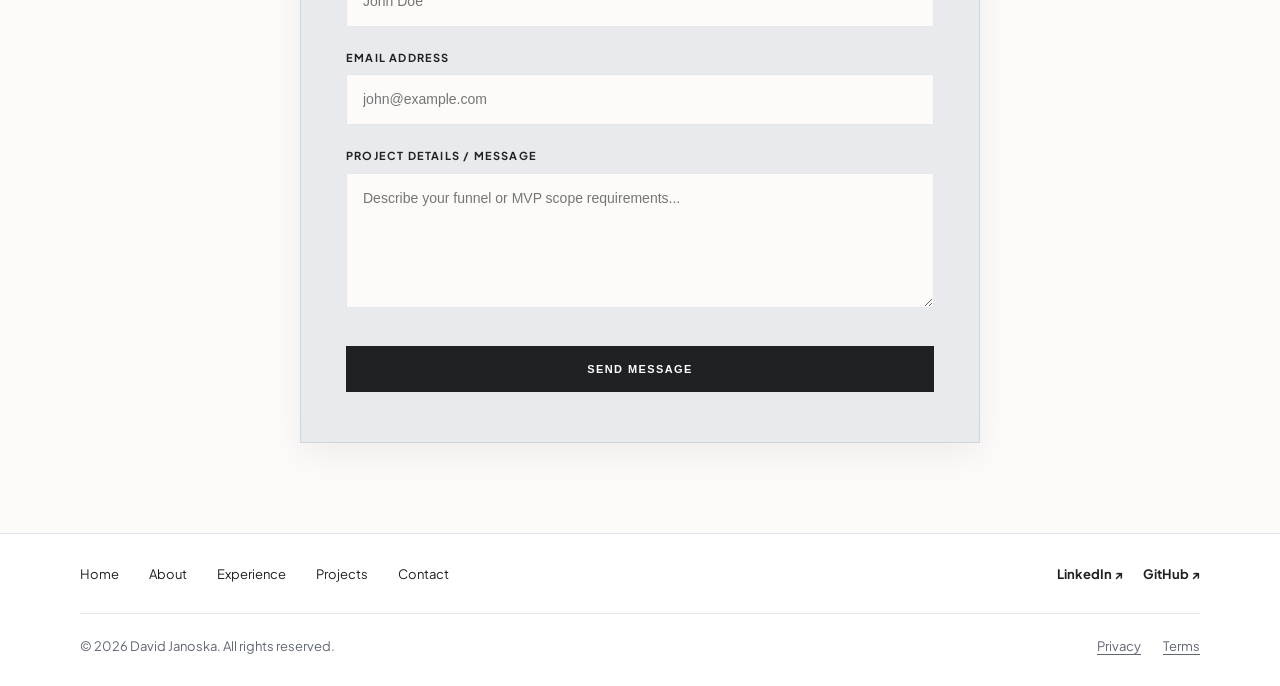
<file: services/index.html>
<!DOCTYPE html>
<html lang="en">
<head>
  <meta charset="UTF-8">
  <meta name="viewport" content="width=device-width, initial-scale=1.0">
  <meta name="description" content="Services & Advisory — David Janoska">
  <title>Services & Advisory — David Janoska</title>
  <link rel="stylesheet" href="../assets/css/main.css">
  <style>
    .services-hero {
      text-align: center;
      padding: 80px 0 60px;
      background: var(--soft);
      border-bottom: 1px solid var(--line);
    }
    .services-hero h1 {
      margin: 0 auto 16px;
      font-size: clamp(34px, 4.5vw, 48px);
      line-height: 1.1;
      letter-spacing: -1.5px;
      max-width: 750px;
    }
    .services-hero .role-line {
      margin: 0 auto 20px;
      color: var(--muted);
      font-size: 16px;
      font-weight: 700;
    }
    .services-hero .intro {
      margin: 0 auto;
      max-width: 620px;
      color: #414853;
      font-size: 15px;
      line-height: 1.7;
    }

    .offerings-section {
      padding: 80px 0 96px;
      background: var(--white);
    }
    .offerings-heading {
      text-align: center;
      margin-bottom: 50px;
    }
    .offerings-heading h2 {
      margin: 0 auto 12px;
      font-size: clamp(32px, 4vw, 46px);
      line-height: 1.1;
      letter-spacing: -1.2px;
    }
    .offerings-heading p {
      margin: 0 auto;
      max-width: 560px;
      color: var(--muted);
      font-size: 15px;
    }

    .services-grid {
      display: grid;
      grid-template-columns: repeat(2, 1fr);
      gap: 32px;
      align-items: stretch;
    }
    .project-card {
      display: flex;
      flex-direction: column;
      height: 100%;
    }
    .service-card-content {
      padding: 36px 32px;
      text-align: center;
      display: flex;
      flex-direction: column;
      align-items: center;
      height: 100%;
      background: var(--white);
      border: 1px solid var(--line);
    }
    .service-card-content h3 {
      margin: 0 0 12px;
      font-size: 22px;
      line-height: 1.25;
    }
    .service-card-content p {
      margin: 0 0 20px;
      color: #505762;
      font-size: 13px;
      line-height: 1.6;
    }
    .conditions-box {
      text-align: center !important;
      border-top: 1px solid var(--line);
      padding-top: 14px;
      margin: 16px auto 24px auto;
      width: 100%;
      max-width: 380px;
      font-size: 12px;
      color: var(--muted);
      line-height: 1.5;
    }
    .conditions-box strong {
      color: var(--ink);
      display: block;
      margin-bottom: 3px;
    }
    .service-badge-list {
      display: flex;
      flex-wrap: wrap;
      justify-content: center;
      gap: 8px;
      margin-top: auto;
      padding-top: 10px;
    }
    .service-badge {
      background: var(--soft);
      border: 1px solid var(--line);
      color: var(--ink);
      padding: 4px 10px;
      border-radius: 4px;
      font-size: 11px;
      font-weight: 700;
    }

    /* Kiemelt, sötétebb grafitszürke űrlap háttér */
    .contact-form-section {
      padding: 90px 0;
      background: var(--white);
      border-top: 1px solid var(--line);
    }
    .contact-form-wrapper {
      max-width: 680px;
      margin: 0 auto;
      background: #e8eaed; /* Mélyebb grafitszürke / tónusosabb háttér */
      border: 1px solid #d0d5dd;
      padding: 50px 45px;
      box-shadow: 0 12px 35px rgba(0, 0, 0, 0.06);
    }
    .contact-form-wrapper h2 {
      margin: 0 0 8px;
      font-size: 28px;
      text-align: center;
    }
    .contact-form-wrapper p {
      margin: 0 0 32px;
      color: #4b515b;
      font-size: 14px;
      text-align: center;
    }
    .form-group {
      margin-bottom: 22px;
      text-align: left;
    }
    .form-group label {
      display: block;
      font-size: 11px;
      font-weight: 700;
      letter-spacing: 1.2px;
      text-transform: uppercase;
      margin-bottom: 8px;
      color: var(--ink);
    }
    .form-group input, .form-group textarea {
      width: 100%;
      background: var(--white);
      border: 1px solid var(--line);
      padding: 14px 16px;
      color: var(--ink);
      font: 14px/1.5 Arial, Helvetica, sans-serif;
    }
    .form-group input:focus, .form-group textarea:focus {
      outline: none;
      border-color: var(--accent);
    }

    /* Lebegő sáv */
    .floating-contact-bar {
      position: fixed;
      bottom: 20px;
      left: 50%;
      transform: translateX(-50%);
      background: var(--ink);
      color: var(--white);
      padding: 12px 24px;
      border-radius: 30px;
      display: flex;
      align-items: center;
      gap: 16px;
      box-shadow: 0 8px 24px rgba(0, 0, 0, 0.2);
      z-index: 1000;
      font-size: 13px;
    }
    .floating-btn {
      background: var(--white);
      color: var(--ink);
      padding: 6px 16px;
      border-radius: 20px;
      font-weight: 700;
      font-size: 11px;
      letter-spacing: 1px;
      text-transform: uppercase;
      text-decoration: none;
      transition: .2s ease;
    }
    .floating-btn:hover {
      background: var(--muted);
      color: var(--white);
    }

    @media (max-width: 850px) {
      .services-grid { grid-template-columns: 1fr; }
    }
  </style>
</head>
<body>

  <!-- HEADER -->
  <header class="site-header">
    <div class="container header-inner">
      <a class="brand" href="/">DAVID JANOSKA</a>
      <nav class="main-nav" aria-label="Main navigation">
        <a href="../index.html#about">About</a>
        <a href="../index.html#experience">Experience</a>
        <a href="../index.html#projects">Projects</a>
        <a href="../index.html#contact">Contact</a>
      </nav>
      <a class="button header-contact" href="#contact">Contact me</a>
    </div>
  </header>

  <main id="top">
    <!-- HERO SECTION -->
    <section class="services-hero">
      <div class="container">
        <p class="eyebrow">Advisory & Consulting</p>
        <h1>Turning operational data into business outcomes.</h1>
        <p class="role-line">E-Commerce Funnel Optimization · MVP Business Scoping</p>
        <p class="intro">
          Senior-level product ownership and business analysis expertise focused on e-commerce conversion efficiency and rapid MVP scoping without execution bloat.
        </p>
      </div>
    </section>

    <!-- OFFERINGS SECTION -->
    <section class="offerings-section" id="offerings">
      <div class="container">
        <div class="offerings-heading">
          <p class="eyebrow">Offerings</p>
          <h2>How I can help.</h2>
          <p>Targeted, high-impact advisory packages tailored for e-commerce platforms and digital product teams.</p>
        </div>

        <div class="services-grid">
          
          <!-- Card 1 -->
          <article class="project-card">
            <div class="service-card-content">
              <p class="project-type">Area 01 · Analytics & Performance</p>
              <h3>E-Commerce Funnel & Checkout Optimization</h3>
              <p>
                Deep analytical audit of user drop-offs, shopping cart mechanics, and checkout funnel friction points based on real quantitative data.
              </p>
              <div class="conditions-box">
                <strong>Prerequisite:</strong> Available strictly when analytical data, metrics, and funnel telemetry can be reviewed and provided for evaluation.
              </div>
              <div class="service-badge-list">
                <span class="service-badge">Checkout Architecture</span>
                <span class="service-badge">Cart Abandonment</span>
                <span class="service-badge">CR Tuning</span>
              </div>
            </div>
          </article>

          <!-- Card 2 -->
          <article class="project-card">
            <div class="service-card-content">
              <p class="project-type">Area 02 · Product Strategy</p>
              <h3>MVP Business Scoping & Requirements</h3>
              <p>
                Translating raw business ideas and product concepts into structured functional requirements, user flows, and prioritized backlogs (RICE/WSJF).
              </p>
              <div class="conditions-box">
                <strong>Scope Note:</strong> Advisory focuses strictly on business requirements, architecture planning, and functional specifications. <em>Execution and software development are not part of this package.</em>
              </div>
              <div class="service-badge-list">
                <span class="service-badge">Product Discovery</span>
                <span class="service-badge">Acceptance Criteria (BDD)</span>
                <span class="service-badge">Backlog Prioritization</span>
              </div>
            </div>
          </article>

        </div>
      </div>
    </section>

    <!-- CONTACT FORM SECTION -->
    <section class="contact-form-section" id="contact">
      <div class="container">
        <div class="contact-form-wrapper">
          <p class="eyebrow" style="text-align: center;">Get in touch</p>
          <h2>Let's discuss your project.</h2>
          <p>Send a direct message regarding advisory opportunities or project scoping.</p>

          <form action="https://formspree.io/f/mvkkdplw" method="POST">
            <div class="form-group">
              <label for="name">Your Name</label>
              <input type="text" id="name" name="name" required placeholder="John Doe">
            </div>
            
            <div class="form-group">
              <label for="email">Email Address</label>
              <input type="email" id="email" name="email" required placeholder="john@example.com">
            </div>
            
            <div class="form-group">
              <label for="message">Project Details / Message</label>
              <textarea id="message" name="message" required rows="5" placeholder="Describe your funnel or MVP scope requirements..."></textarea>
            </div>
            
            <button type="submit" class="button" style="width: 100%; margin-top: 10px;">Send Message</button>
          </form>
        </div>
      </div>
    </section>
  </main>

  <!-- ALWAYS-ON FLOATING BOTTOM BAR -->
  <div class="floating-contact-bar">
    <span>Ready to optimize your product?</span>
    <a href="#contact" class="floating-btn">Contact me</a>
  </div>

  <!-- FOOTER -->
  <footer class="site-footer">
    <div class="container">
      <div class="footer-top">
        <nav class="footer-nav" aria-label="Footer navigation">
          <a href="/">Home</a>
          <a href="/#about">About</a>
          <a href="/#experience">Experience</a>
          <a href="/#projects">Projects</a>
          <a href="#contact">Contact</a>
        </nav>
        <div class="social-links">
          <a href="https://www.linkedin.com/in/david-janoska/" target="_blank" rel="noreferrer">LinkedIn ↗</a>
          <a href="https://github.com/djanoska" target="_blank" rel="noreferrer">GitHub ↗</a>
        </div>
      </div>
      <div class="footer-divider"></div>
      <div class="footer-bottom">
        <p>© 2026 David Janoska. All rights reserved.</p>
        <div class="legal-links">
          <a href="#">Privacy</a>
          <a href="#">Terms</a>
        </div>
      </div>
    </div>
  </footer>

</body>
</html>
</file>
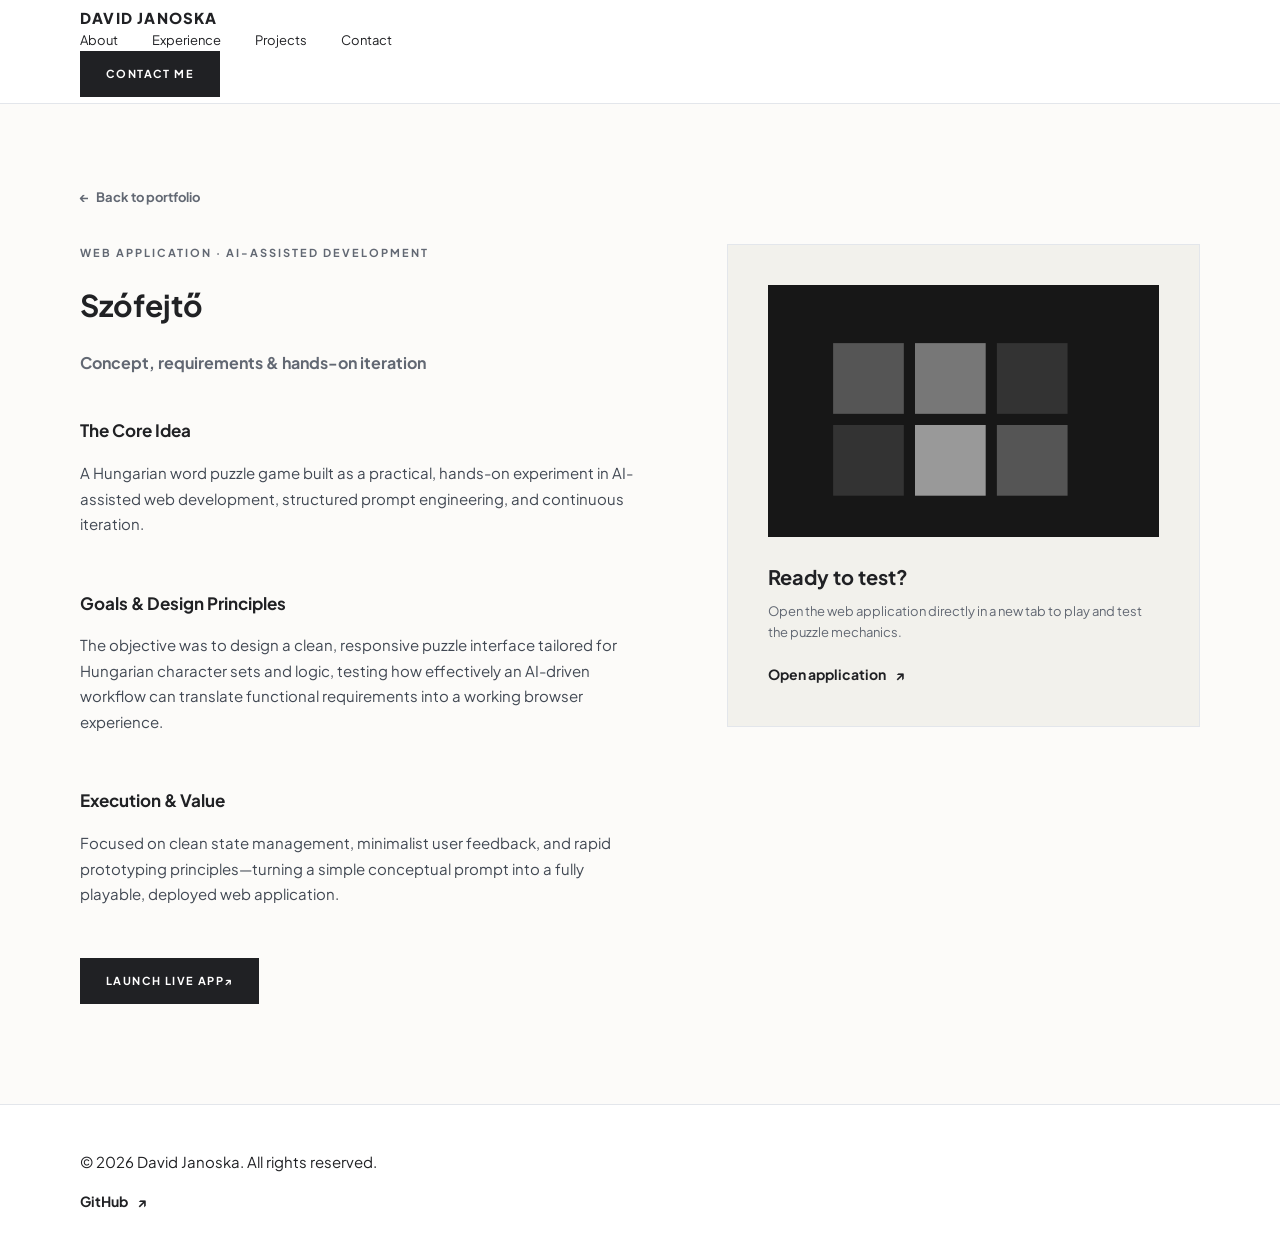
<file: szofejto/index.html>
<!DOCTYPE html>
<html lang="en">
<head>
  <meta charset="UTF-8">
  <meta name="viewport" content="width=device-width, initial-scale=1.0">
  <meta name="description" content="Szófejtő — case study and concept by David Janoska.">
  <title>Szófejtő | David Janoska — Portfolio</title>
  <link rel="stylesheet" href="../assets/css/main.css">
  <script type='module' src='https://static.cloudflareinsights.com/beacon.min.js' data-cf-beacon='{"token": "7a5545c9a9e4462cb6024382ddc4284e"}'></script>
</head>
<body>

  <header class="site-header">
    <div class="container header">
      <a class="brand" href="../index.html">DAVID JANOSKA</a>
      <nav class="main-nav" aria-label="Main navigation">
        <a href="../index.html#about">About</a>
        <a href="../index.html#experience">Experience</a>
        <a href="../index.html#projects">Projects</a>
        <a href="../index.html#contact">Contact</a>
      </nav>
      <a class="button" href="mailto:janoskadavid@gmail.com">Contact me</a>
    </div>
  </header>

  <main class="container case-study-section">
    <a class="back-link" href="../index.html"><span>←</span> Back to portfolio</a>

    <div class="case-grid">
      <div>
        <p class="eyebrow">Web application · AI-assisted development</p>
        <h1>Szófejtő</h1>
        <p class="case-role">Concept, requirements & hands-on iteration</p>

        <div class="case-description">
          <div>
            <h3>The Core Idea</h3>
            <p>A Hungarian word puzzle game built as a practical, hands-on experiment in AI-assisted web development, structured prompt engineering, and continuous iteration.</p>
          </div>
          <div>
            <h3>Goals & Design Principles</h3>
            <p>The objective was to design a clean, responsive puzzle interface tailored for Hungarian character sets and logic, testing how effectively an AI-driven workflow can translate functional requirements into a working browser experience.</p>
          </div>
          <div>
            <h3>Execution & Value</h3>
            <p>Focused on clean state management, minimalist user feedback, and rapid prototyping principles—turning a simple conceptual prompt into a fully playable, deployed web application.</p>
          </div>
        </div>

        <a class="button" href="https://djanoska.github.io/szofejto/" target="_blank" rel="noopener noreferrer">
          Launch Live App <span>↗</span>
        </a>
      </div>

      <div class="case-visual-card">
        <div class="artwork" role="img" aria-label="Abstract word puzzle illustration">
          <svg viewBox="0 0 420 270" xmlns="http://www.w3.org/2000/svg">
            <rect width="420" height="270" fill="#171717"/>
            <g transform="translate(70 62)">
              <rect width="76" height="76" fill="#555"/><rect x="88" width="76" height="76" fill="#777"/><rect x="176" width="76" height="76" fill="#333"/>
              <rect y="88" width="76" height="76" fill="#333"/><rect x="88" y="88" width="76" height="76" fill="#999"/><rect x="176" y="88" width="76" height="76" fill="#555"/>
            </g>
          </svg>
        </div>
        <div class="case-visual-info">
          <h3>Ready to test?</h3>
          <p>Open the web application directly in a new tab to play and test the puzzle mechanics.</p>
          <a class="text-link" href="https://djanoska.github.io/szofejto/" target="_blank" rel="noopener noreferrer">Open application <span>↗</span></a>
        </div>
      </div>
    </div>
  </main>

  <footer class="site-footer">
    <div class="container footer-inner">
      <p>© 2026 David Janoska. All rights reserved.</p>
      <a class="text-link" href="https://github.com/djanoska" target="_blank" rel="noreferrer">GitHub <span>↗</span></a>
    </div>
  </footer>

</body>
</html>
</file>
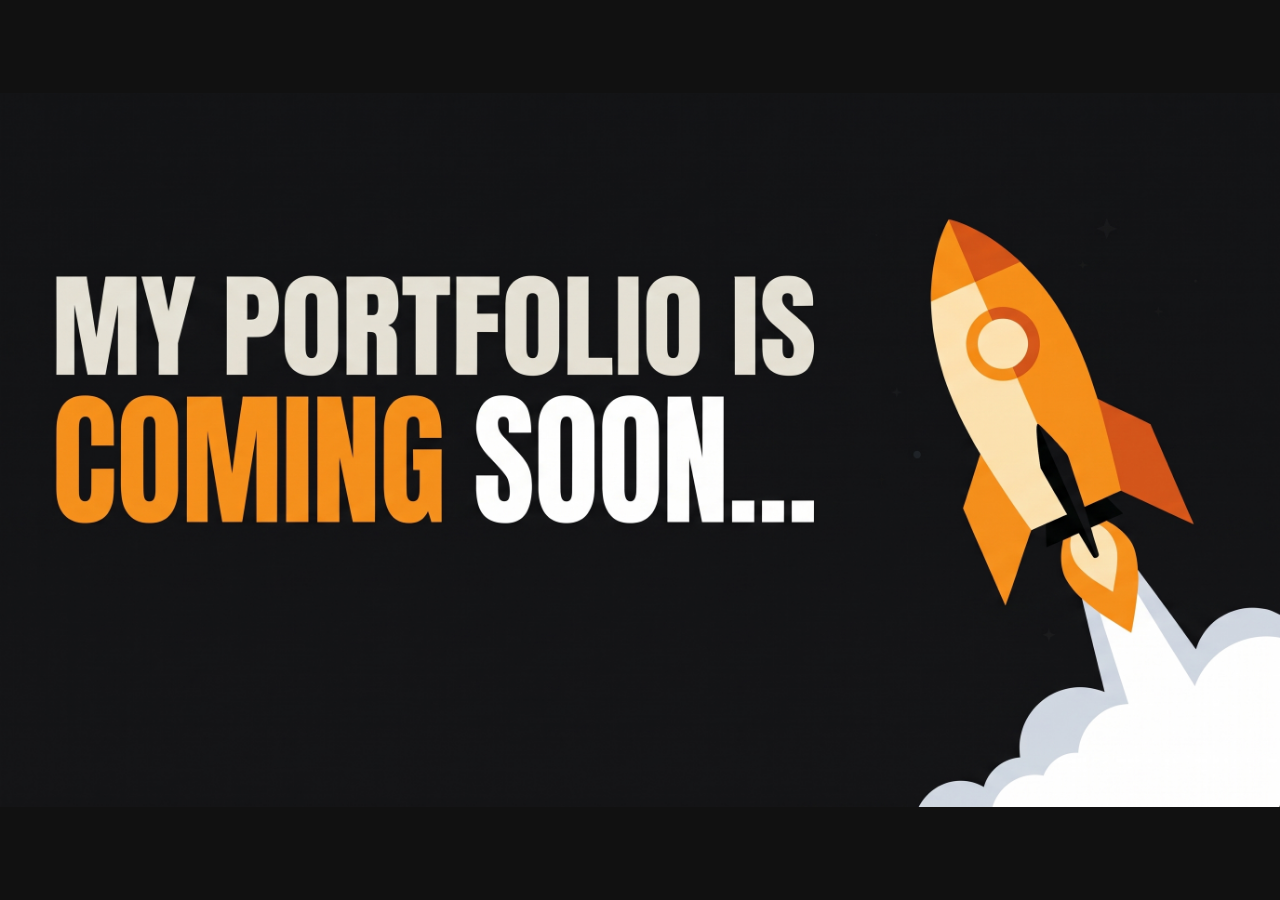
<file: comingsoon.html>
<!DOCTYPE html>
<html lang="en">
<head>
  <meta charset="UTF-8">
  <meta name="viewport" content="width=device-width, initial-scale=1.0">
  <title>Dávid Jánoszka | Coming Soon</title>
  <style>
    /* Reset margins and lock dark background matching the image */
    * {
      margin: 0;
      padding: 0;
      box-sizing: border-box;
    }
    body {
      background-color: #111111;
      min-height: 100vh;
      display: flex;
      align-items: center;
      justify-content: center;
      overflow: hidden;
    }
    /* Responsive image scaling without distortion */
    img {
      max-width: 100%;
      max-height: 100vh;
      width: auto;
      height: auto;
      object-fit: contain;
      display: block;
    }
  </style>
  <!-- Cloudflare Web Analytics -->
  <script defer src='https://static.cloudflareinsights.com/beacon.min.js' data-cf-beacon='{"token": "cd123456789abcdef"}'></script>
  <!-- End Cloudflare Web Analytics -->
</head>
<body>
  <!-- Make sure the filename and extension match your uploaded image -->
  <img src="coming-soon.png" alt="My portfolio is coming soon">
</body>
</html>
</file>
<file: assets/css/main.css>
@import url('https://fonts.googleapis.com/css2?family=Plus+Jakarta+Sans:wght@400;500;600;700&display=swap');

/* // GLOBAL DESIGN TOKENS */
:root {
  --white: #fcfbf9;
  --soft: #f2f1ec;
  --ink: #202124;
  --muted: #626873;
  --line: #e3e6eb;
  --accent: #202124;
  --content: 1120px;
}

* { box-sizing: border-box; }
html { scroll-behavior: smooth; }
body {
  margin: 0;
  color: var(--ink);
  background: var(--white);
  font: 15px/1.6 'Plus Jakarta Sans', sans-serif;
}
a { color: inherit; text-decoration: none; }
.container { width: min(var(--content), calc(100% - 64px)); margin: 0 auto; }
.eyebrow {
  margin: 0 0 12px;
  color: var(--muted);
  font-size: 11px;
  font-weight: 700;
  letter-spacing: 2px;
  text-transform: uppercase;
}
.button {
  display: inline-flex;
  align-items: center;
  justify-content: center;
  min-height: 46px;
  padding: 0 25px;
  border: 1px solid var(--accent);
  background: var(--accent);
  color: white;
  font-size: 11px;
  font-weight: 700;
  letter-spacing: 1.4px;
  text-transform: uppercase;
  transition: .2s ease;
}
.button:hover { background: white; color: var(--accent); }
.text-link { font-size: 14px; font-weight: 700; }
.text-link span { margin-left: 7px; }

/* // HEADER: BRAND AND MAIN NAVIGATION */
.site-header { min-height: 104px; display: flex; align-items: center; background: white; border-bottom: 1px solid var(--line); }
.header-inner { display: flex; align-items: center; justify-content: space-between; gap: 28px; }
.brand { font-size: 15px; font-weight: 800; letter-spacing: 1.2px; white-space: nowrap; }
.main-nav { display: flex; align-items: center; gap: 34px; }
.main-nav a { font-size: 13px; }
.main-nav a:hover, .footer-nav a:hover { text-decoration: underline; text-underline-offset: 5px; }
.header-contact { min-width: 118px; }

/* // SECTION ONE: ABOUT ME */
.about-section { padding: 82px 0 92px; background: var(--soft); }
.about-grid { display: grid; grid-template-columns: 1fr 1fr; align-items: center; gap: 82px; }
.about-copy h1 {
  max-width: 540px;
  margin: 0 0 20px;
  font-size: clamp(38px, 5vw, 58px);
  line-height: 1.08;
  letter-spacing: -1.8px;
}
.about-copy .role-line { margin: 0 0 22px; font-size: 17px; font-weight: 700; }
.about-copy .intro {
  max-width: 510px;
  margin: 0 0 28px;
  color: #414853;
  font-size: 15px;
  line-height: 1.7;
}
.about-actions { display: flex; flex-wrap: wrap; align-items: center; gap: 24px; }
.artwork {
  display: block;
  width: 100%;
  overflow: hidden;
  background: #080808;
}
.artwork svg { display: block; width: 100%; height: auto; }

/* // SECTION TWO: EXPERIENCE */
.experience-section { padding: 100px 0; background: white; }
.experience-grid { display: grid; grid-template-columns: 1fr 1fr; align-items: center; gap: 82px; }
.experience-visual { position: relative; }
.experience-visual .artwork { aspect-ratio: 1.25 / 1; }
.experience-copy h2 {
  margin: 0 0 16px;
  font-size: clamp(32px, 3.5vw, 43px);
  line-height: 1.15;
  letter-spacing: -1px;
}
.experience-intro { max-width: 500px; margin: 0 0 28px; color: #4b515b; }
.timeline { display: grid; gap: 22px; }
.timeline-item {
  display: grid;
  grid-template-columns: 112px 1fr;
  gap: 18px;
  padding-top: 18px;
  border-top: 1px solid var(--line);
}
.timeline-date { color: var(--muted); font-size: 12px; font-weight: 700; }
.timeline-item h3 { margin: 0 0 4px; font-size: 17px; }
.timeline-item p { margin: 0; color: var(--muted); font-size: 13px; line-height: 1.5; }

/* // SECTION THREE: SELECTED PROJECTS */
.projects-section { padding: 96px 0 100px; background: var(--soft); border-top: 1px solid var(--line); }
.projects-heading {
  display: flex;
  align-items: flex-end;
  justify-content: space-between;
  gap: 40px;
  margin-bottom: 42px;
}
.projects-heading h2 {
  max-width: 650px;
  margin: 0 0 12px;
  font-size: clamp(36px, 4.5vw, 54px);
  line-height: 1.08;
  letter-spacing: -1.5px;
}
.projects-heading p { max-width: 570px; margin: 0; color: var(--muted); font-size: 15px; }
.all-projects-link { flex: 0 0 auto; margin-bottom: 5px; }

.project-grid { display: grid; grid-template-columns: repeat(3, 1fr); gap: 28px; }
.project-card { background: white; }
.project-image { display: block; width: 100%; aspect-ratio: 1.55 / 1; background: #111; }
.project-image svg { display: block; width: 100%; height: 100%; }
.project-content { padding: 25px 24px 27px; }
.project-type {
  margin: 0 0 9px;
  color: var(--muted);
  font-size: 10px;
  font-weight: 700;
  letter-spacing: 1.5px;
  text-transform: uppercase;
}
.project-content h3 { margin: 0 0 9px; font-size: 22px; line-height: 1.2; }
.project-content p { min-height: 66px; margin: 0 0 20px; color: #505762; font-size: 13px; line-height: 1.6; }
.project-content a { font-size: 13px; font-weight: 700; }
.project-content a span { margin-left: 6px; }

/* // CASE STUDY / SUB-PAGE LAYOUT */
.case-study-section { padding: 80px 0 100px; background: var(--white); }
.back-link { display: inline-flex; align-items: center; gap: 6px; margin-bottom: 36px; color: var(--muted); font-size: 13px; font-weight: 700; }
.back-link:hover { color: var(--ink); }

.case-grid { display: grid; grid-template-columns: 1.2fr 1fr; gap: 80px; align-items: start; }
.case-copy h1 {
  margin: 0 0 20px;
  font-size: clamp(34px, 4vw, 48px);
  line-height: 1.1;
  letter-spacing: -1.5px;
}
.case-role { margin: 0 0 24px; font-size: 16px; font-weight: 700; color: var(--muted); }
.case-description { display: grid; gap: 20px; margin-bottom: 36px; color: #414853; font-size: 15px; line-height: 1.7; }
.case-description h3 { font-size: 17px; color: var(--ink); margin-bottom: 4px; }

.case-visual-card { background: var(--soft); border: 1px solid var(--line); padding: 40px; }
.case-visual-card .artwork {
  display: block;
  width: 100%;
  aspect-ratio: 1.55 / 1;
  background: #171717;
  margin-bottom: 24px;
}
.case-visual-card .artwork svg { display: block; width: 100%; height: 100%; }
.case-visual-info h3 { margin: 0 0 8px; font-size: 20px; }
.case-visual-info p { margin: 0 0 20px; color: var(--muted); font-size: 13px; }

/* // SECTION FOUR: CONTACT CTA */
.contact-section { padding: 66px 0; background: white; }
.contact-inner { display: flex; align-items: center; justify-content: space-between; gap: 30px; }
.contact-inner h2 { margin: 0 0 7px; font-size: 30px; }
.contact-inner p { margin: 0; color: var(--muted); }

/* // FOOTER */
.site-footer { padding: 30px 0; border-top: 1px solid var(--line); background: white; }
.footer-top, .footer-bottom { display: flex; align-items: center; justify-content: space-between; gap: 24px; }
.footer-nav { display: flex; flex-wrap: wrap; gap: 30px; }
.footer-nav a, .footer-bottom { font-size: 13px; }
.social-links { display: flex; gap: 20px; font-size: 13px; font-weight: 700; }
.footer-divider { height: 1px; margin: 28px 0 22px; background: var(--line); }
.footer-bottom { color: var(--muted); }
.footer-bottom p { margin: 0; }
.legal-links { display: flex; gap: 22px; }
.legal-links a { text-decoration: underline; text-underline-offset: 3px; }

/* // RESPONSIVE */
@media (max-width: 850px) {
  .about-grid, .experience-grid { gap: 42px; }
  .project-grid { gap: 18px; }
  .project-content { padding: 20px 18px; }
  .projects-heading { align-items: flex-start; flex-direction: column; }
  .case-grid { grid-template-columns: 1fr; gap: 40px; }
}

@media (max-width: 620px) {
  .container { width: calc(100% - 40px); }
  .site-header { padding: 22px 0; }
  .header-inner { align-items: flex-start; flex-direction: column; }
  .main-nav { flex-wrap: wrap; gap: 18px 24px; }
  .header-contact { display: none; }
  .about-section, .experience-section, .projects-section { padding: 62px 0; }
  .about-grid, .experience-grid { grid-template-columns: 1fr; gap: 30px; }
  .about-visual { order: -1; }
  .experience-visual { order: -1; }
  .about-copy h1 { font-size: 43px; }
  .timeline-item { grid-template-columns: 88px 1fr; gap: 12px; }
  .project-grid { grid-template-columns: 1fr; gap: 22px; }
  .project-content p { min-height: 0; }
  .contact-inner, .footer-top, .footer-bottom { align-items: flex-start; flex-direction: column; }
  .footer-nav { gap: 16px 22px; }
  .legal-links { flex-wrap: wrap; }
}

/* Modal Pop-up stílusok a tiszta designrendszerhez igazítva */
.modal-overlay {
  position: fixed;
  top: 0; left: 0; width: 100%; height: 100%;
  background: rgba(32, 33, 36, 0.75);
  backdrop-filter: blur(5px);
  display: flex;
  align-items: center;
  justify-content: center;
  z-index: 2000;
  padding: 20px;
}
.modal-content {
  background: var(--white);
  border: 1px solid var(--line);
  padding: 40px 35px;
  width: 100%;
  max-width: 540px;
  position: relative;
  box-shadow: 0 20px 40px rgba(0,0,0,0.2);
}
.modal-close {
  position: absolute;
  top: 16px;
  right: 20px;
  background: none;
  border: none;
  font-size: 24px;
  cursor: pointer;
  color: var(--muted);
  transition: color 0.2s;
}
.modal-close:hover {
  color: var(--ink);
}
</file>
